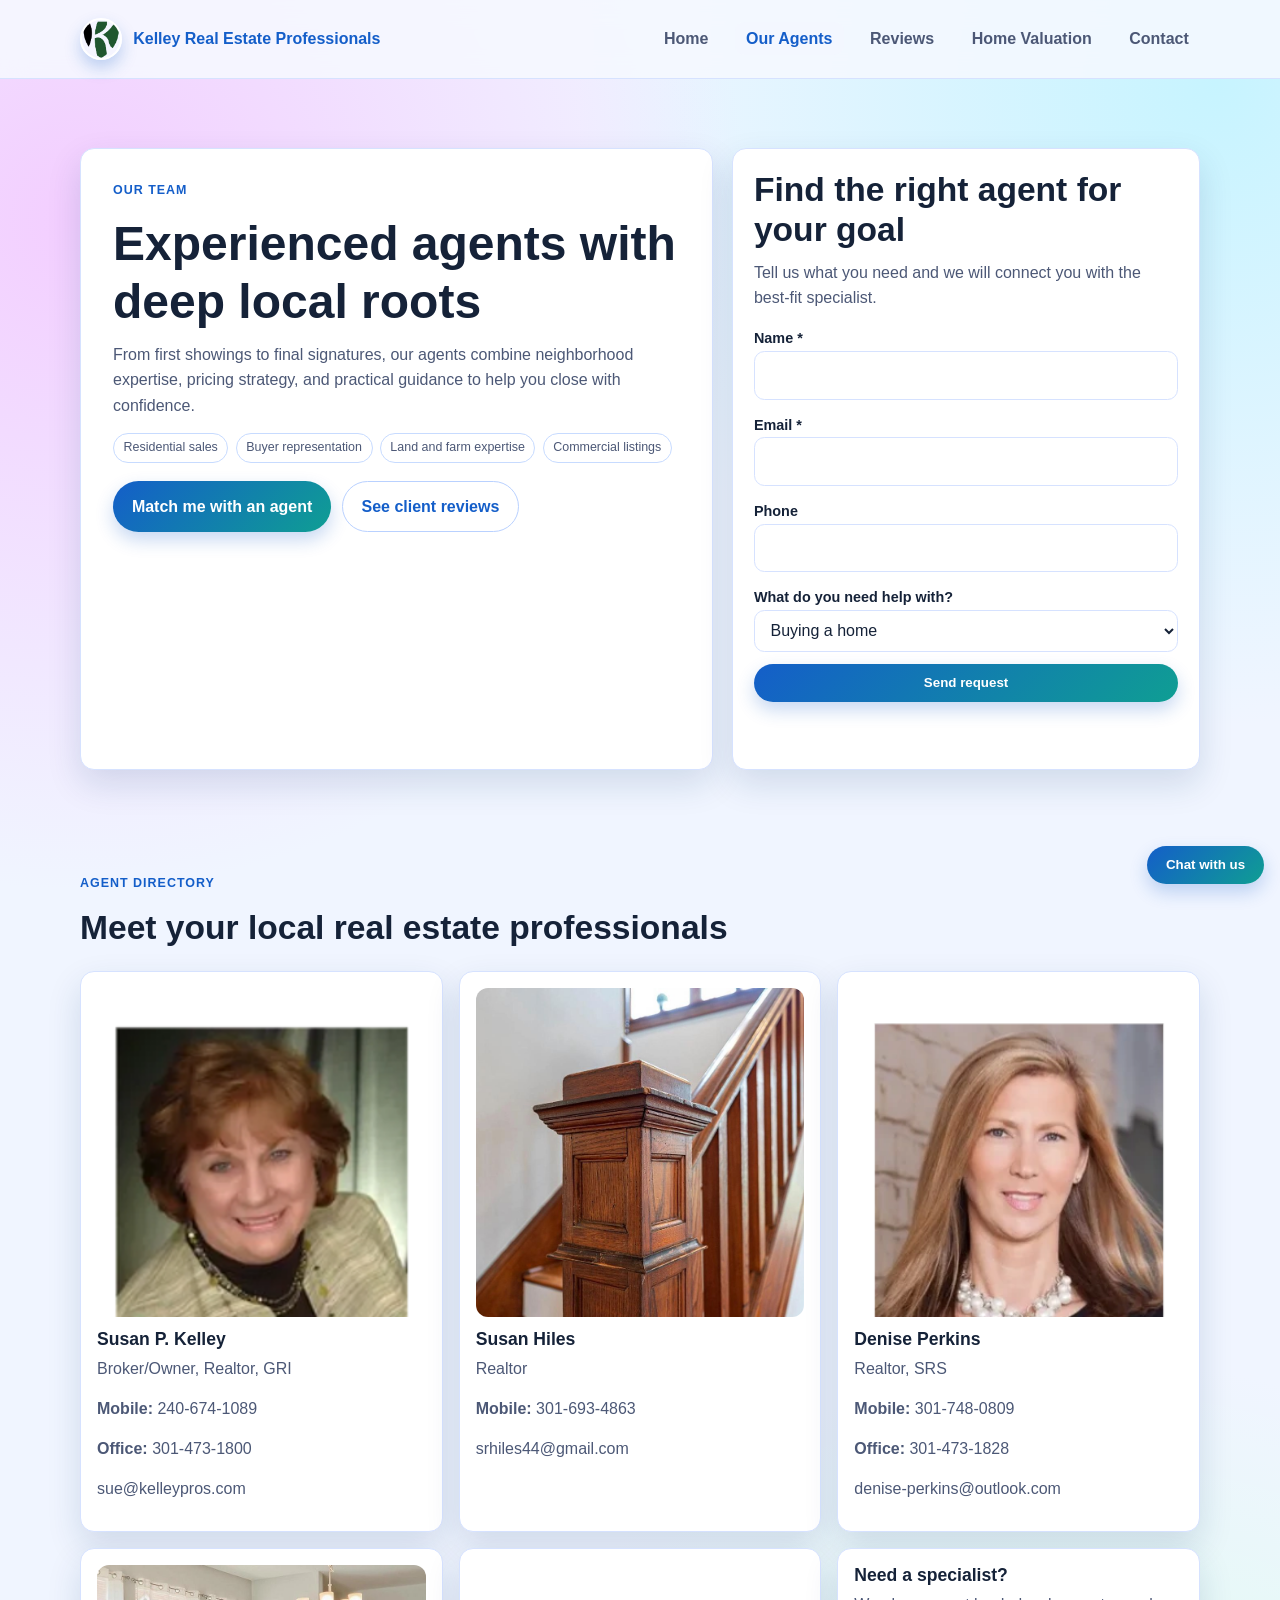
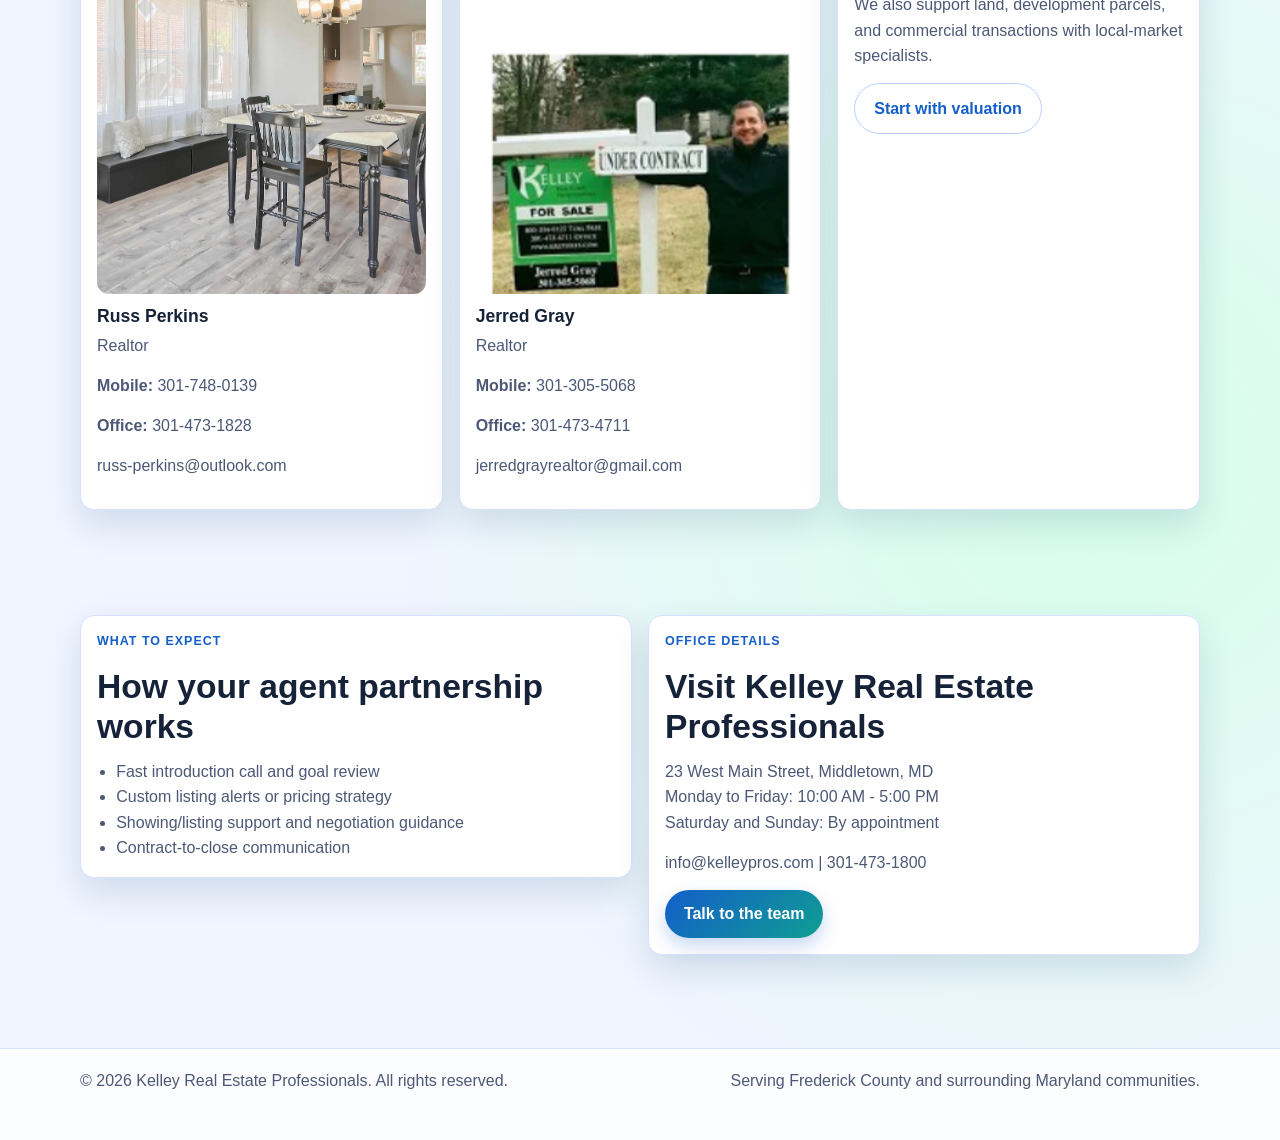
<file: our-agents.html>
<!DOCTYPE html>
<html lang="en">
  <head>
    <meta charset="UTF-8" />
    <meta name="viewport" content="width=device-width, initial-scale=1.0" />
    <title>Our Agents | Kelley Real Estate Professionals</title>
    <meta
      name="description"
      content="Meet the Kelley Real Estate Professionals team. Connect with experienced local agents in Frederick County and surrounding Maryland markets."
    />
    <link rel="stylesheet" href="./assets/styles.css" />
    <script src="./assets/main.js" defer></script>
  </head>
  <body>
    <a class="skip-link" href="#main-content">Skip to main content</a>
    <header class="site-header">
      <div class="container site-header-inner">
        <a class="brand" href="./index.html">
          <img
            src="./assets/images/logo.png"
            alt="Kelley Real Estate Professionals logo"
            class="brand-logo"
          />
          <span>Kelley Real Estate Professionals</span>
        </a>
        <nav class="site-nav" aria-label="Main navigation">
          <button
            class="nav-toggle"
            aria-expanded="false"
            aria-controls="site-nav-list"
            data-nav-toggle
          >
            Menu
          </button>
          <ul id="site-nav-list" class="nav-list" data-nav-list>
            <li><a href="./index.html">Home</a></li>
            <li><a class="active" href="./our-agents.html">Our Agents</a></li>
            <li><a href="./reviews.html">Reviews</a></li>
            <li><a href="./index.html#seller-valuation">Home Valuation</a></li>
            <li><a href="#agent-contact-form" data-scroll-center>Contact</a></li>
          </ul>
        </nav>
      </div>
    </header>

    <main id="main-content">
      <section class="hero">
        <div class="container hero-grid">
          <article class="card hero-copy">
            <p class="eyebrow">Our team</p>
            <h1>Experienced agents with deep local roots</h1>
            <p>
              From first showings to final signatures, our agents combine
              neighborhood expertise, pricing strategy, and practical guidance to
              help you close with confidence.
            </p>
            <div class="chips">
              <span class="chip">Residential sales</span>
              <span class="chip">Buyer representation</span>
              <span class="chip">Land and farm expertise</span>
              <span class="chip">Commercial listings</span>
            </div>
            <div class="hero-actions">
              <a class="btn btn-primary" href="#agent-contact-form" data-scroll-center>
                Match me with an agent
              </a>
              <a class="btn btn-secondary" href="./reviews.html">
                See client reviews
              </a>
            </div>
          </article>

          <aside class="card form-card" data-scroll-target>
            <h2>Find the right agent for your goal</h2>
            <p>
              Tell us what you need and we will connect you with the best-fit
              specialist.
            </p>
            <form
              class="lead-form"
              data-lead-form
              data-form-name="Agent Match Request"
              id="agent-contact-form"
              data-confirm-email-subject="Your Kelley agent request is confirmed"
              data-confirm-email-template="agent-match"
            >
              <div>
                <label for="agent-name">Name *</label>
                <input id="agent-name" name="name" required />
              </div>
              <div>
                <label for="agent-email">Email *</label>
                <input id="agent-email" type="email" name="email" required />
              </div>
              <div>
                <label for="agent-phone">Phone</label>
                <input id="agent-phone" type="tel" name="phone" />
              </div>
              <div>
                <label for="agent-needs">What do you need help with?</label>
                <select id="agent-needs" name="need">
                  <option>Buying a home</option>
                  <option>Selling a home</option>
                  <option>Buying and selling</option>
                  <option>Land/Farm transaction</option>
                  <option>Commercial property</option>
                </select>
              </div>
              <button class="btn btn-primary" type="submit">Send request</button>
              <p class="form-status" data-form-status aria-live="polite"></p>
            </form>
          </aside>
        </div>
      </section>

      <section class="section">
        <div class="container">
          <div class="section-head">
            <p class="eyebrow">Agent directory</p>
            <h2>Meet your local real estate professionals</h2>
          </div>
          <div class="grid-3">
            <article class="card agent-card">
              <img
                src="./assets/images/agent-susan-kelley.png"
                alt="Susan P. Kelley"
                class="agent-photo"
              />
              <h3>Susan P. Kelley</h3>
              <p>Broker/Owner, Realtor, GRI</p>
              <p><strong>Mobile:</strong> <a href="tel:+12406741089">240-674-1089</a></p>
              <p><strong>Office:</strong> <a href="tel:+13014731800">301-473-1800</a></p>
              <p><a href="mailto:sue@kelleypros.com">sue@kelleypros.com</a></p>
            </article>
            <article class="card agent-card">
              <img
                src="./assets/images/property-suburban-2.jpeg"
                alt="Susan Hiles"
                class="agent-photo"
              />
              <h3>Susan Hiles</h3>
              <p>Realtor</p>
              <p><strong>Mobile:</strong> <a href="tel:+13016934863">301-693-4863</a></p>
              <p><a href="mailto:srhiles44@gmail.com">srhiles44@gmail.com</a></p>
            </article>
            <article class="card agent-card">
              <img
                src="./assets/images/agent-denise.png"
                alt="Denise Perkins"
                class="agent-photo"
              />
              <h3>Denise Perkins</h3>
              <p>Realtor, SRS</p>
              <p><strong>Mobile:</strong> <a href="tel:+13017480809">301-748-0809</a></p>
              <p><strong>Office:</strong> <a href="tel:+13014731828">301-473-1828</a></p>
              <p><a href="mailto:denise-perkins@outlook.com">denise-perkins@outlook.com</a></p>
            </article>
            <article class="card agent-card">
              <img
                src="./assets/images/property-avenue-2.jpeg"
                alt="Russ Perkins"
                class="agent-photo"
              />
              <h3>Russ Perkins</h3>
              <p>Realtor</p>
              <p><strong>Mobile:</strong> <a href="tel:+13017480139">301-748-0139</a></p>
              <p><strong>Office:</strong> <a href="tel:+13014731828">301-473-1828</a></p>
              <p><a href="mailto:russ-perkins@outlook.com">russ-perkins@outlook.com</a></p>
            </article>
            <article class="card agent-card">
              <img
                src="./assets/images/agent-jerred.png"
                alt="Jerred Gray"
                class="agent-photo"
              />
              <h3>Jerred Gray</h3>
              <p>Realtor</p>
              <p><strong>Mobile:</strong> <a href="tel:+13013055068">301-305-5068</a></p>
              <p><strong>Office:</strong> <a href="tel:+13014734711">301-473-4711</a></p>
              <p><a href="mailto:jerredgrayrealtor@gmail.com">jerredgrayrealtor@gmail.com</a></p>
            </article>
            <article class="card agent-card">
              <h3>Need a specialist?</h3>
              <p>
                We also support land, development parcels, and commercial
                transactions with local-market specialists.
              </p>
              <a
                class="btn btn-secondary"
                href="./index.html#seller-valuation"
                data-scroll-center
              >
                Start with valuation
              </a>
            </article>
          </div>
        </div>
      </section>

      <section class="section">
        <div class="container split">
          <article class="card feature-card">
            <p class="eyebrow">What to expect</p>
            <h2>How your agent partnership works</h2>
            <ul>
              <li>Fast introduction call and goal review</li>
              <li>Custom listing alerts or pricing strategy</li>
              <li>Showing/listing support and negotiation guidance</li>
              <li>Contract-to-close communication</li>
            </ul>
          </article>
          <article class="card feature-card">
            <p class="eyebrow">Office details</p>
            <h2>Visit Kelley Real Estate Professionals</h2>
            <p>
              23 West Main Street, Middletown, MD<br />
              Monday to Friday: 10:00 AM - 5:00 PM<br />
              Saturday and Sunday: By appointment
            </p>
            <p>
              <a href="mailto:info@kelleypros.com">info@kelleypros.com</a> |
              <a href="tel:+13014731800">301-473-1800</a>
            </p>
            <a class="btn btn-primary" href="#agent-contact-form" data-scroll-center>
              Talk to the team
            </a>
          </article>
        </div>
      </section>
    </main>

    <button
      class="chat-toggle btn btn-primary"
      type="button"
      data-chat-toggle
      aria-expanded="false"
      aria-controls="chat-panel"
    >
      Chat with us
    </button>

    <section class="chat-panel card" id="chat-panel" data-chat-panel aria-live="polite">
      <div class="chat-header">
        <strong>Kelley Assistant</strong>
        <button type="button" class="chat-close" data-chat-close aria-label="Close chat">
          ×
        </button>
      </div>
      <div class="chat-messages" data-chat-messages>
        <p class="chat-msg bot">
          Hi! Need help finding the right agent? Tell me if you are buying, selling,
          or both and I will point you in the right direction.
        </p>
      </div>
      <form class="chat-form" data-chat-form>
        <input
          type="text"
          name="message"
          placeholder="Ask about agents, availability, or next steps..."
          required
        />
        <button class="btn btn-primary" type="submit">Send</button>
      </form>
    </section>

    <footer class="site-footer">
      <div class="container footer-grid">
        <p>© 2026 Kelley Real Estate Professionals. All rights reserved.</p>
        <p>Serving Frederick County and surrounding Maryland communities.</p>
      </div>
    </footer>
  </body>
</html>
</file>
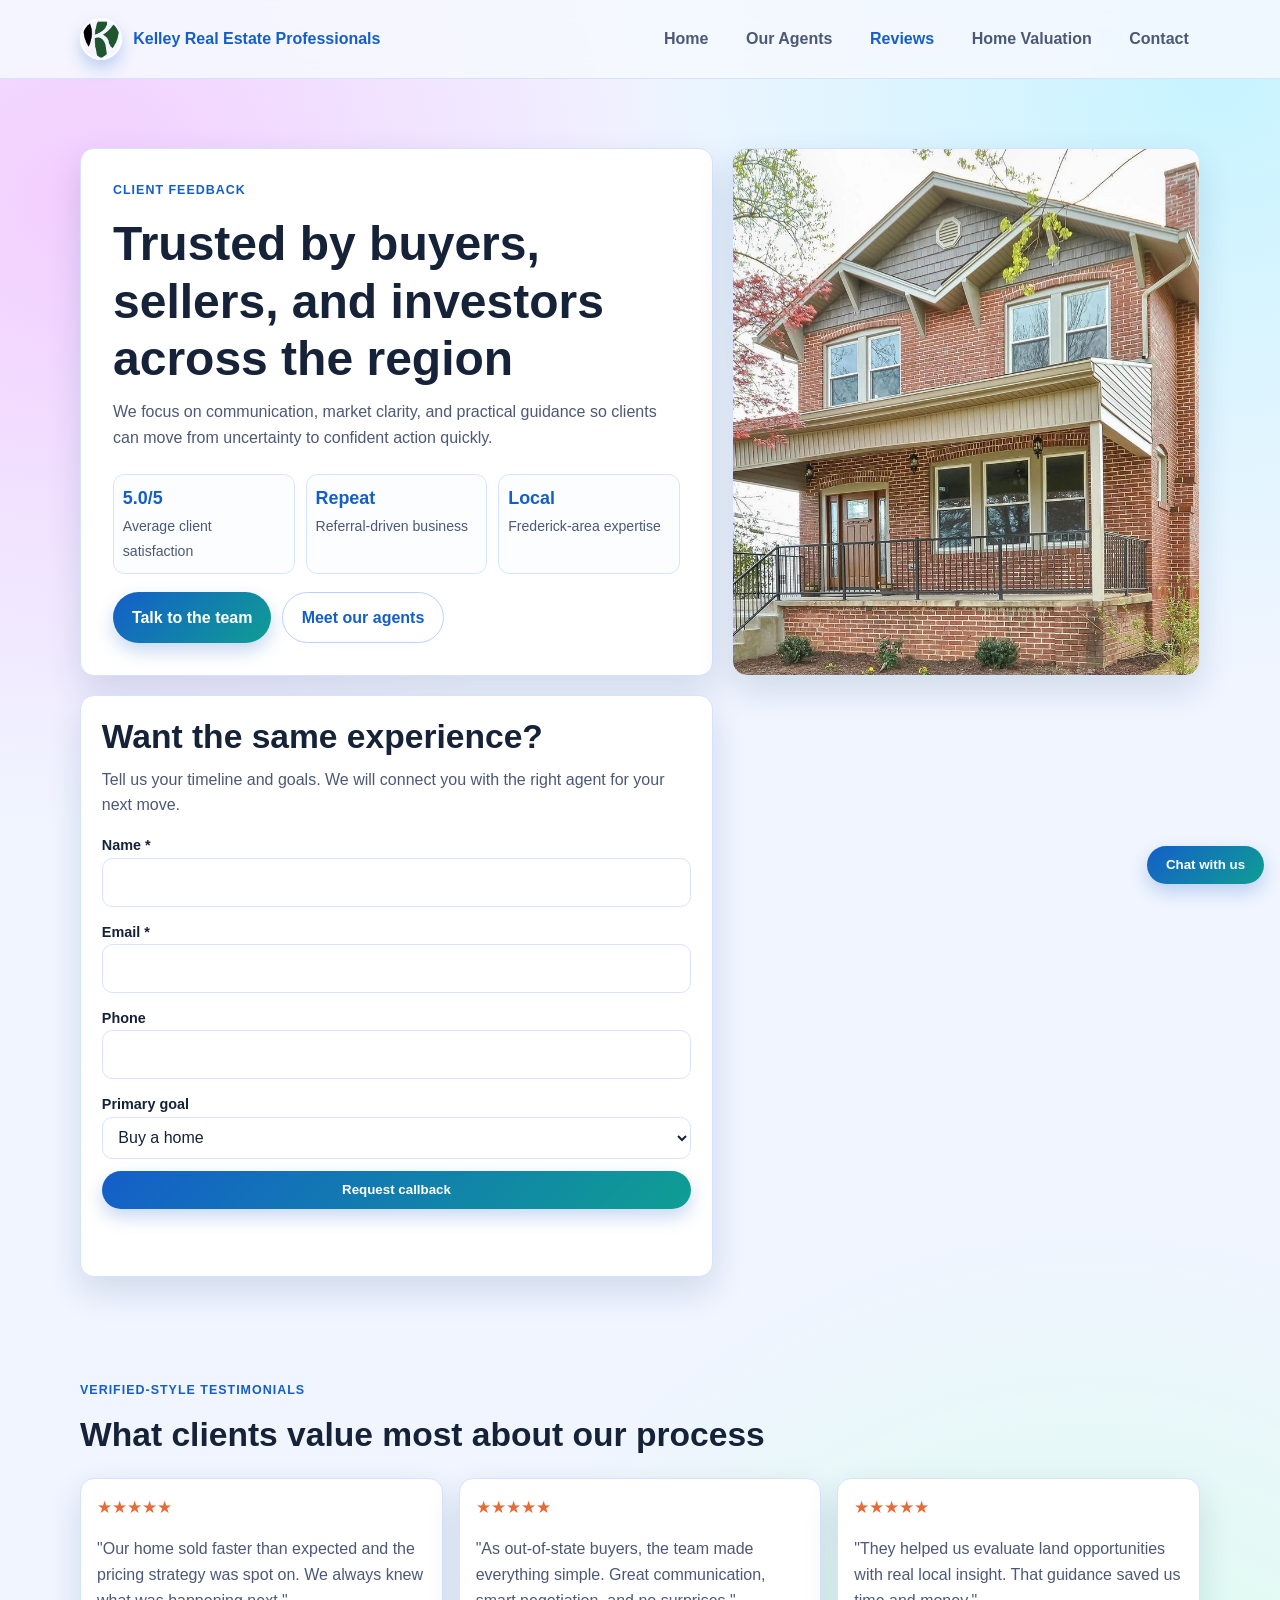
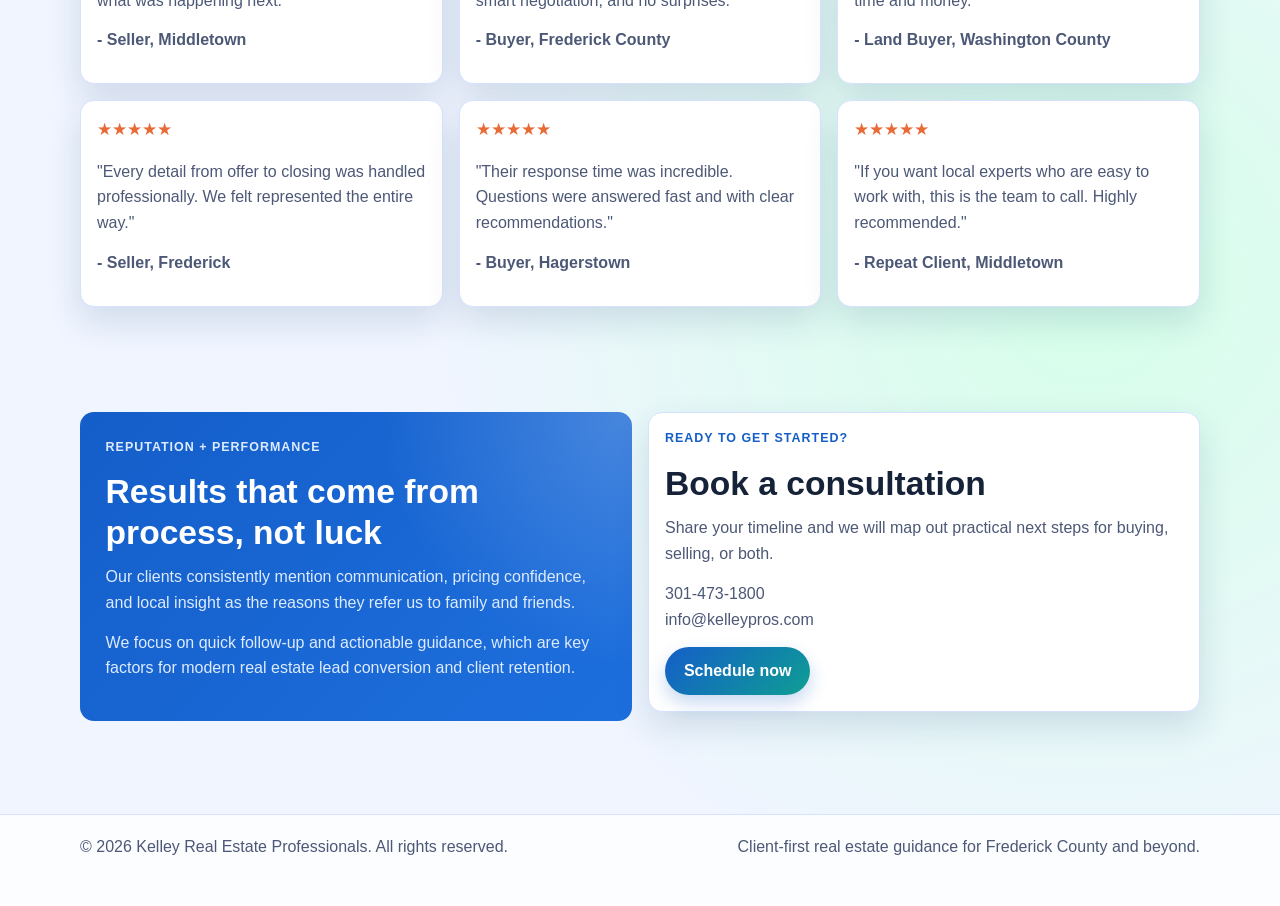
<file: reviews.html>
<!DOCTYPE html>
<html lang="en">
  <head>
    <meta charset="UTF-8" />
    <meta name="viewport" content="width=device-width, initial-scale=1.0" />
    <title>Client Reviews | Kelley Real Estate Professionals</title>
    <meta
      name="description"
      content="Read what buyers and sellers say about working with Kelley Real Estate Professionals in Frederick County and nearby Maryland communities."
    />
    <link rel="stylesheet" href="./assets/styles.css" />
    <script src="./assets/main.js" defer></script>
  </head>
  <body>
    <a class="skip-link" href="#main-content">Skip to main content</a>
    <header class="site-header">
      <div class="container site-header-inner">
        <a class="brand" href="./index.html">
          <img
            src="./assets/images/logo.png"
            alt="Kelley Real Estate Professionals logo"
            class="brand-logo"
          />
          <span>Kelley Real Estate Professionals</span>
        </a>
        <nav class="site-nav" aria-label="Main navigation">
          <button
            class="nav-toggle"
            aria-expanded="false"
            aria-controls="site-nav-list"
            data-nav-toggle
          >
            Menu
          </button>
          <ul id="site-nav-list" class="nav-list" data-nav-list>
            <li><a href="./index.html">Home</a></li>
            <li><a href="./our-agents.html">Our Agents</a></li>
            <li><a class="active" href="./reviews.html">Reviews</a></li>
            <li><a href="./index.html#seller-valuation">Home Valuation</a></li>
            <li><a href="#review-lead-form" data-scroll-center>Contact</a></li>
          </ul>
        </nav>
      </div>
    </header>

    <main id="main-content">
      <section class="hero">
        <div class="container hero-grid">
          <article class="card hero-copy">
            <p class="eyebrow">Client feedback</p>
            <h1>Trusted by buyers, sellers, and investors across the region</h1>
            <p>
              We focus on communication, market clarity, and practical guidance
              so clients can move from uncertainty to confident action quickly.
            </p>
            <div class="mini-stats">
              <div>
                <strong>5.0/5</strong>
                <span>Average client satisfaction</span>
              </div>
              <div>
                <strong>Repeat</strong>
                <span>Referral-driven business</span>
              </div>
              <div>
                <strong>Local</strong>
                <span>Frederick-area expertise</span>
              </div>
            </div>
            <div class="hero-actions">
              <a class="btn btn-primary" href="#review-lead-form" data-scroll-center>
                Talk to the team
              </a>
              <a class="btn btn-secondary" href="./our-agents.html">
                Meet our agents
              </a>
            </div>
          </article>

          <div class="card hero-image-card">
            <img
              src="./assets/images/property-avenue-1.jpeg"
              alt="Happy homeowners in front of sold property"
              class="hero-image"
            />
          </div>

          <aside class="card form-card" id="review-lead-form" data-scroll-target>
            <h2>Want the same experience?</h2>
            <p>
              Tell us your timeline and goals. We will connect you with the
              right agent for your next move.
            </p>
            <form
              class="lead-form"
              data-lead-form
              data-form-name="Review Page Lead"
              data-confirm-email-subject="Your Kelley consultation request is confirmed"
              data-confirm-email-template="review"
            >
              <div>
                <label for="review-name">Name *</label>
                <input id="review-name" name="name" required />
              </div>
              <div>
                <label for="review-email">Email *</label>
                <input id="review-email" type="email" name="email" required />
              </div>
              <div>
                <label for="review-phone">Phone</label>
                <input id="review-phone" type="tel" name="phone" />
              </div>
              <div>
                <label for="review-goal">Primary goal</label>
                <select id="review-goal" name="goal">
                  <option>Buy a home</option>
                  <option>Sell a home</option>
                  <option>Buy and sell</option>
                  <option>Investment property</option>
                </select>
              </div>
              <button class="btn btn-primary" type="submit">
                Request callback
              </button>
              <p class="form-status" data-form-status aria-live="polite"></p>
            </form>
          </aside>
        </div>
      </section>

      <section class="section">
        <div class="container">
          <div class="section-head">
            <p class="eyebrow">Verified-style testimonials</p>
            <h2>What clients value most about our process</h2>
          </div>
          <div class="grid-3">
            <article class="card testimonial-card">
              <p class="review-stars">★★★★★</p>
              <p>
                "Our home sold faster than expected and the pricing strategy was
                spot on. We always knew what was happening next."
              </p>
              <p><strong>- Seller, Middletown</strong></p>
            </article>
            <article class="card testimonial-card">
              <p class="review-stars">★★★★★</p>
              <p>
                "As out-of-state buyers, the team made everything simple. Great
                communication, smart negotiation, and no surprises."
              </p>
              <p><strong>- Buyer, Frederick County</strong></p>
            </article>
            <article class="card testimonial-card">
              <p class="review-stars">★★★★★</p>
              <p>
                "They helped us evaluate land opportunities with real local
                insight. That guidance saved us time and money."
              </p>
              <p><strong>- Land Buyer, Washington County</strong></p>
            </article>
            <article class="card testimonial-card">
              <p class="review-stars">★★★★★</p>
              <p>
                "Every detail from offer to closing was handled professionally.
                We felt represented the entire way."
              </p>
              <p><strong>- Seller, Frederick</strong></p>
            </article>
            <article class="card testimonial-card">
              <p class="review-stars">★★★★★</p>
              <p>
                "Their response time was incredible. Questions were answered fast
                and with clear recommendations."
              </p>
              <p><strong>- Buyer, Hagerstown</strong></p>
            </article>
            <article class="card testimonial-card">
              <p class="review-stars">★★★★★</p>
              <p>
                "If you want local experts who are easy to work with, this is the
                team to call. Highly recommended."
              </p>
              <p><strong>- Repeat Client, Middletown</strong></p>
            </article>
          </div>
        </div>
      </section>

      <section class="section">
        <div class="container split">
          <article class="banner">
            <p class="eyebrow">Reputation + performance</p>
            <h2>Results that come from process, not luck</h2>
            <p>
              Our clients consistently mention communication, pricing confidence,
              and local insight as the reasons they refer us to family and
              friends.
            </p>
            <p>
              We focus on quick follow-up and actionable guidance, which are key
              factors for modern real estate lead conversion and client retention.
            </p>
          </article>
          <article class="card feature-card">
            <p class="eyebrow">Ready to get started?</p>
            <h2>Book a consultation</h2>
            <p>
              Share your timeline and we will map out practical next steps for
              buying, selling, or both.
            </p>
            <p>
              <a href="tel:+13014731800">301-473-1800</a><br />
              <a href="mailto:info@kelleypros.com">info@kelleypros.com</a>
            </p>
            <a class="btn btn-primary" href="#review-lead-form" data-scroll-center>
              Schedule now
            </a>
          </article>
        </div>
      </section>
    </main>

    <button
      class="chat-toggle btn btn-primary"
      type="button"
      data-chat-toggle
      aria-expanded="false"
      aria-controls="chat-panel"
    >
      Chat with us
    </button>

    <section class="chat-panel card" id="chat-panel" data-chat-panel aria-live="polite">
      <div class="chat-header">
        <strong>Kelley Assistant</strong>
        <button type="button" class="chat-close" data-chat-close aria-label="Close chat">
          ×
        </button>
      </div>
      <div class="chat-messages" data-chat-messages>
        <p class="chat-msg bot">
          Hi! I can help with buying, selling, valuations, and connecting you with the
          right local agent.
        </p>
      </div>
      <form class="chat-form" data-chat-form>
        <input
          type="text"
          name="message"
          placeholder="Ask about neighborhoods, pricing, or next steps..."
          required
        />
        <button class="btn btn-primary" type="submit">Send</button>
      </form>
    </section>

    <footer class="site-footer">
      <div class="container footer-grid">
        <p>© 2026 Kelley Real Estate Professionals. All rights reserved.</p>
        <p>Client-first real estate guidance for Frederick County and beyond.</p>
      </div>
    </footer>
  </body>
</html>
</file>
<file: assets/styles.css>
:root {
  --bg: #f0f5ff;
  --surface: #ffffff;
  --surface-muted: #f3f7ff;
  --text: #152238;
  --text-muted: #4c5876;
  --brand: #145ec9;
  --brand-strong: #0f4a9f;
  --accent: #e86a36;
  --accent-soft: #ffd7c8;
  --teal: #0f9e93;
  --success: #1f7a45;
  --border: #d6e2ff;
  --shadow: 0 14px 34px rgba(16, 54, 106, 0.14);
  --radius: 14px;
  --container: 1120px;
}

*,
*::before,
*::after {
  box-sizing: border-box;
}

html {
  scroll-behavior: smooth;
}

body {
  margin: 0;
  font-family: "Inter", "Segoe UI", Roboto, Arial, sans-serif;
  color: var(--text);
  background:
    radial-gradient(circle at 6% 8%, #f3ceff 0%, transparent 24%),
    radial-gradient(circle at 95% 3%, #c7f4ff 0%, transparent 22%),
    radial-gradient(circle at 85% 75%, #d5ffe9 0%, transparent 30%),
    var(--bg);
  line-height: 1.6;
}

a {
  color: inherit;
  text-decoration: none;
}

img {
  max-width: 100%;
  display: block;
}

.container {
  width: min(var(--container), calc(100% - 2rem));
  margin-inline: auto;
}

.skip-link {
  position: absolute;
  left: -999px;
  top: 0.5rem;
  background: var(--brand);
  color: #fff;
  padding: 0.6rem 0.8rem;
  border-radius: 0.4rem;
}

.skip-link:focus {
  left: 0.5rem;
  z-index: 999;
}

.site-header {
  position: sticky;
  top: 0;
  z-index: 40;
  backdrop-filter: blur(12px);
  background: rgba(245, 249, 255, 0.88);
  border-bottom: 1px solid var(--border);
}

.site-header-inner {
  min-height: 78px;
  display: flex;
  align-items: center;
  justify-content: space-between;
  gap: 1.2rem;
}

.brand {
  display: inline-flex;
  align-items: center;
  gap: 0.7rem;
  font-weight: 700;
  color: var(--brand);
}

.brand-logo {
  width: 42px;
  height: 42px;
  border-radius: 50%;
  object-fit: cover;
  box-shadow: 0 8px 16px rgba(20, 94, 201, 0.25);
  border: 2px solid #fff;
}

.brand-wordmark {
  font-size: 0.97rem;
  line-height: 1.25;
}

.site-nav {
  display: flex;
  align-items: center;
  gap: 1rem;
}

.nav-toggle {
  display: none;
  border: 1px solid var(--border);
  background: var(--surface);
  color: var(--text);
  border-radius: 0.6rem;
  padding: 0.45rem 0.65rem;
}

.nav-list {
  list-style: none;
  padding: 0;
  margin: 0;
  display: flex;
  align-items: center;
  gap: 0.95rem;
}

.nav-list a {
  padding: 0.5rem 0.7rem;
  border-radius: 0.6rem;
  font-weight: 600;
  color: var(--text-muted);
  transition: 0.22s ease;
}

.nav-list a.active,
.nav-list a:hover,
.nav-list a:focus-visible {
  color: var(--brand);
  background: var(--surface-muted);
}

.btn {
  border: 0;
  border-radius: 999px;
  font-weight: 700;
  padding: 0.72rem 1.18rem;
  cursor: pointer;
  display: inline-flex;
  align-items: center;
  justify-content: center;
  gap: 0.4rem;
  transition: transform 0.18s ease, box-shadow 0.18s ease, background 0.18s ease;
}

.btn:hover,
.btn:focus-visible {
  transform: translateY(-1px);
}

.btn-primary {
  background: linear-gradient(135deg, var(--brand), var(--teal));
  color: #fff;
  box-shadow: 0 8px 18px rgba(20, 94, 201, 0.24);
}

.btn-primary:hover,
.btn-primary:focus-visible {
  background: linear-gradient(135deg, var(--brand-strong), #0b8a80);
}

.btn-secondary {
  background: #fff;
  color: var(--brand);
  border: 1px solid #b9d1ff;
}

.btn-secondary:hover,
.btn-secondary:focus-visible {
  background: var(--surface-muted);
}

.hero {
  padding: 4.3rem 0 3.2rem;
}

.hero-grid {
  display: grid;
  gap: 1.2rem;
  grid-template-columns: 1.15fr 0.85fr;
  align-items: stretch;
}

.card {
  background: var(--surface);
  border: 1px solid var(--border);
  border-radius: var(--radius);
  box-shadow: var(--shadow);
}

.card:hover {
  transform: translateY(-2px);
}

.hero-copy {
  padding: 2rem;
}

.hero-showcase {
  margin-top: 1.1rem;
  border-radius: 1rem;
  overflow: hidden;
  border: 1px solid #d4ddf6;
}

.hero-showcase img {
  width: 100%;
  max-height: 280px;
  object-fit: cover;
}

.eyebrow {
  text-transform: uppercase;
  letter-spacing: 0.08em;
  font-size: 0.78rem;
  color: var(--brand);
  font-weight: 800;
}

h1,
h2,
h3 {
  margin: 0 0 0.7rem;
  line-height: 1.2;
}

h1 {
  font-size: clamp(1.85rem, 4vw, 3rem);
}

h2 {
  font-size: clamp(1.45rem, 3vw, 2.1rem);
}

p {
  margin: 0 0 0.9rem;
  color: var(--text-muted);
}

.hero-actions {
  display: flex;
  flex-wrap: wrap;
  gap: 0.65rem;
  margin-top: 1.15rem;
}

.mini-stats {
  margin-top: 1.5rem;
  display: grid;
  grid-template-columns: repeat(3, minmax(0, 1fr));
  gap: 0.7rem;
}

.mini-stats div {
  padding: 0.55rem;
  border-radius: 0.7rem;
  border: 1px solid #d5e4ff;
  background: #fbfdff;
}

.mini-stats strong {
  display: block;
  color: var(--brand);
  font-size: 1.12rem;
}

.mini-stats span {
  color: var(--text-muted);
  font-size: 0.88rem;
}

.form-card {
  padding: 1.3rem;
}

.form-card h2,
.form-card h3 {
  margin-bottom: 0.6rem;
}

.lead-form {
  display: grid;
  gap: 0.75rem;
}

.lead-form label {
  font-size: 0.9rem;
  color: var(--text);
  font-weight: 700;
}

.lead-form input,
.lead-form textarea,
.lead-form select {
  width: 100%;
  border: 1px solid var(--border);
  border-radius: 0.65rem;
  padding: 0.66rem 0.72rem;
  font: inherit;
  color: var(--text);
  background: #fff;
}

.lead-form textarea {
  resize: vertical;
}

.lead-form input:focus,
.lead-form textarea:focus,
.lead-form select:focus {
  outline: 2px solid transparent;
  border-color: var(--brand);
  box-shadow: 0 0 0 2px rgba(20, 94, 201, 0.22);
}

.form-note {
  font-size: 0.8rem;
  color: var(--text-muted);
}

.form-status {
  min-height: 1.25rem;
  font-size: 0.86rem;
  color: var(--success);
  font-weight: 600;
}

.section {
  padding: 3.3rem 0;
}

.section-head {
  max-width: 740px;
  margin-bottom: 1.4rem;
}

.grid-3 {
  display: grid;
  grid-template-columns: repeat(3, minmax(0, 1fr));
  gap: 1rem;
}

.grid-2 {
  display: grid;
  grid-template-columns: repeat(2, minmax(0, 1fr));
  gap: 1rem;
}

.feature-card,
.listing-card,
.testimonial-card,
.agent-card,
.metric-card {
  padding: 1rem;
}

.feature-card ul {
  margin: 0;
  padding-left: 1.2rem;
  color: var(--text-muted);
}

.feature-card h3,
.agent-card h3 {
  margin-bottom: 0.35rem;
  font-size: 1.1rem;
}

.listing-card img {
  border-radius: 0.75rem;
  margin-bottom: 0.8rem;
  aspect-ratio: 4 / 3;
  object-fit: cover;
}

.agent-photo {
  width: 100%;
  border-radius: 0.75rem;
  margin-bottom: 0.75rem;
  aspect-ratio: 1 / 1;
  object-fit: cover;
}

.listing-meta {
  display: flex;
  flex-wrap: wrap;
  gap: 0.55rem;
  font-size: 0.84rem;
  color: var(--text-muted);
}

.chips {
  display: flex;
  flex-wrap: wrap;
  gap: 0.45rem;
}

.chip {
  border: 1px solid #c7dbff;
  border-radius: 999px;
  padding: 0.25rem 0.6rem;
  font-size: 0.78rem;
  color: var(--text-muted);
  background: #fff;
}

.trust-row {
  display: grid;
  grid-template-columns: repeat(4, minmax(0, 1fr));
  gap: 0.75rem;
}

.trust-pill {
  background: #fff;
  border: 1px solid var(--border);
  border-radius: 0.8rem;
  text-align: center;
  padding: 0.8rem;
}

.trust-pill strong {
  display: block;
  font-size: 1.3rem;
  color: var(--brand);
}

.review-stars {
  color: var(--accent);
  font-size: 1.05rem;
}

.banner {
  border-radius: var(--radius);
  background:
    radial-gradient(circle at top right, rgba(255, 255, 255, 0.2) 0%, transparent 40%),
    linear-gradient(135deg, var(--brand), #1d6fde);
  color: #fff;
  padding: 1.6rem;
}

.banner p {
  color: #deebff;
}

.split {
  display: grid;
  grid-template-columns: 1fr 1fr;
  gap: 1rem;
  align-items: start;
}

.site-footer {
  margin-top: 2.5rem;
  border-top: 1px solid var(--border);
  padding: 1.2rem 0 2rem;
  color: var(--text-muted);
  background: rgba(255, 255, 255, 0.82);
}

.footer-grid {
  display: flex;
  justify-content: space-between;
  gap: 1rem;
  flex-wrap: wrap;
}

.sticky-mobile-cta {
  display: none;
}

.chatbot {
  position: fixed;
  right: 1rem;
  bottom: 1rem;
  z-index: 50;
}

.chatbot-launch {
  border: 0;
  border-radius: 999px;
  background: linear-gradient(135deg, var(--brand), var(--teal));
  color: #fff;
  font-weight: 700;
  padding: 0.8rem 1rem;
  box-shadow: 0 16px 32px rgba(15, 77, 157, 0.35);
  cursor: pointer;
}

.chatbot-panel {
  width: min(360px, calc(100vw - 1.5rem));
  max-height: min(540px, 70vh);
  background: #fff;
  border: 1px solid var(--border);
  border-radius: 1rem;
  box-shadow: 0 24px 40px rgba(12, 37, 75, 0.28);
  margin-top: 0.75rem;
  display: grid;
  grid-template-rows: auto 1fr auto auto;
  overflow: hidden;
}

.chatbot-panel[hidden] {
  display: none;
}

.chatbot-header {
  padding: 0.8rem 0.95rem;
  background: linear-gradient(135deg, var(--brand), var(--teal));
  color: #fff;
  display: flex;
  align-items: center;
  justify-content: space-between;
}

.chatbot-title {
  font-size: 0.94rem;
  font-weight: 700;
}

.chatbot-close {
  background: transparent;
  border: 0;
  color: #fff;
  font-size: 1.1rem;
  cursor: pointer;
}

.chatbot-messages {
  padding: 0.8rem;
  overflow: auto;
  display: grid;
  gap: 0.55rem;
  background: #f9fbff;
}

.chat-msg {
  border-radius: 0.8rem;
  padding: 0.55rem 0.72rem;
  max-width: 88%;
  font-size: 0.9rem;
}

.chat-msg.bot {
  background: #fff;
  border: 1px solid #d6e6ff;
  color: var(--text);
}

.chat-msg.user {
  justify-self: end;
  background: #dff0ff;
  border: 1px solid #bedfff;
  color: #0f396f;
}

.chatbot-quick-actions {
  padding: 0.6rem 0.8rem;
  border-top: 1px solid #e1e9fb;
  display: flex;
  flex-wrap: wrap;
  gap: 0.45rem;
  background: #fff;
}

.chatbot-quick-actions button {
  border: 1px solid #bed5ff;
  border-radius: 999px;
  background: #f4f8ff;
  color: #1a4c93;
  font-size: 0.78rem;
  padding: 0.3rem 0.6rem;
  cursor: pointer;
}

.chatbot-form {
  display: grid;
  grid-template-columns: 1fr auto;
  gap: 0.4rem;
  padding: 0.75rem;
  border-top: 1px solid #e1e9fb;
  background: #fff;
}

.chatbot-form input {
  border: 1px solid var(--border);
  border-radius: 0.6rem;
  padding: 0.55rem 0.65rem;
  font: inherit;
}

.chatbot-form button {
  border: 0;
  border-radius: 0.6rem;
  background: var(--brand);
  color: #fff;
  font-weight: 700;
  padding: 0.5rem 0.75rem;
  cursor: pointer;
}

.chatbot-link {
  text-decoration: underline;
  color: var(--brand);
}

.hero-image-card {
  padding: 0;
  overflow: hidden;
}

.hero-image {
  width: 100%;
  height: 100%;
  min-height: 320px;
  object-fit: cover;
  border-radius: var(--radius);
}

.section-pop .listing-card:nth-child(2) {
  border: 1px solid #ffcfbf;
  box-shadow: 0 16px 30px rgba(232, 106, 54, 0.18);
}

.section-gradient {
  background: linear-gradient(180deg, rgba(255, 255, 255, 0.45), rgba(245, 253, 255, 0.75));
  border-block: 1px solid #d7e7ff;
}

[data-scroll-target].scroll-focus {
  animation: pulse-focus 0.85s ease;
}

@keyframes pulse-focus {
  0% {
    box-shadow: 0 0 0 rgba(47, 92, 247, 0.05);
  }
  30% {
    box-shadow: 0 0 0 6px rgba(47, 92, 247, 0.22);
  }
  100% {
    box-shadow: 0 0 0 rgba(47, 92, 247, 0.05);
  }
}

.chat-toggle {
  position: fixed;
  right: 1rem;
  bottom: 1rem;
  z-index: 60;
  border: 0;
}

.chat-panel {
  position: fixed;
  right: 1rem;
  bottom: 4.7rem;
  width: min(360px, calc(100vw - 1.5rem));
  max-height: min(540px, 70vh);
  border: 1px solid var(--border);
  border-radius: 1rem;
  box-shadow: 0 24px 40px rgba(12, 37, 75, 0.28);
  display: grid;
  grid-template-rows: auto 1fr auto;
  overflow: hidden;
  z-index: 59;
}

.chat-panel:not(.open) {
  display: none;
}

.chat-header {
  padding: 0.8rem 0.95rem;
  background: linear-gradient(135deg, var(--brand), var(--teal));
  color: #fff;
  display: flex;
  align-items: center;
  justify-content: space-between;
}

.chat-close {
  background: transparent;
  border: 0;
  color: #fff;
  font-size: 1.1rem;
  cursor: pointer;
}

.chat-messages {
  padding: 0.8rem;
  overflow: auto;
  display: grid;
  gap: 0.55rem;
  background: #f9fbff;
}

.chat-form {
  display: grid;
  grid-template-columns: 1fr auto;
  gap: 0.4rem;
  padding: 0.75rem;
  border-top: 1px solid #e1e9fb;
  background: #fff;
}

.chat-form input {
  border: 1px solid var(--border);
  border-radius: 0.6rem;
  padding: 0.55rem 0.65rem;
  font: inherit;
}

.chat-action {
  justify-self: start;
  border: 1px solid #bed5ff;
  border-radius: 999px;
  background: #f4f8ff;
  color: #1a4c93;
  font-size: 0.78rem;
  font-weight: 600;
  padding: 0.28rem 0.62rem;
  cursor: pointer;
}

@media (max-width: 960px) {
  .hero-grid,
  .grid-3,
  .grid-2,
  .split,
  .trust-row {
    grid-template-columns: 1fr;
  }

  .hero {
    padding-top: 3rem;
  }

  .site-nav {
    flex-wrap: wrap;
  }

  .nav-toggle {
    display: inline-flex;
  }

  .nav-list {
    display: none;
    flex-basis: 100%;
    flex-direction: column;
    align-items: flex-start;
    background: #fff;
    border: 1px solid var(--border);
    border-radius: 0.7rem;
    padding: 0.5rem;
  }

  .nav-list.open {
    display: flex;
  }

  .mini-stats {
    grid-template-columns: repeat(2, minmax(0, 1fr));
  }

  .sticky-mobile-cta {
    display: block;
    position: fixed;
    bottom: 0.7rem;
    left: 0.7rem;
    right: 0.7rem;
    z-index: 39;
  }

  .sticky-mobile-cta .btn {
    width: 100%;
    box-shadow: var(--shadow);
  }

  .chatbot {
    right: 0.7rem;
    bottom: 4.4rem;
  }

  .chat-toggle {
    right: 0.7rem;
    bottom: 4.3rem;
  }

  .chat-panel {
    right: 0.7rem;
    bottom: 8rem;
  }
}
</file>
